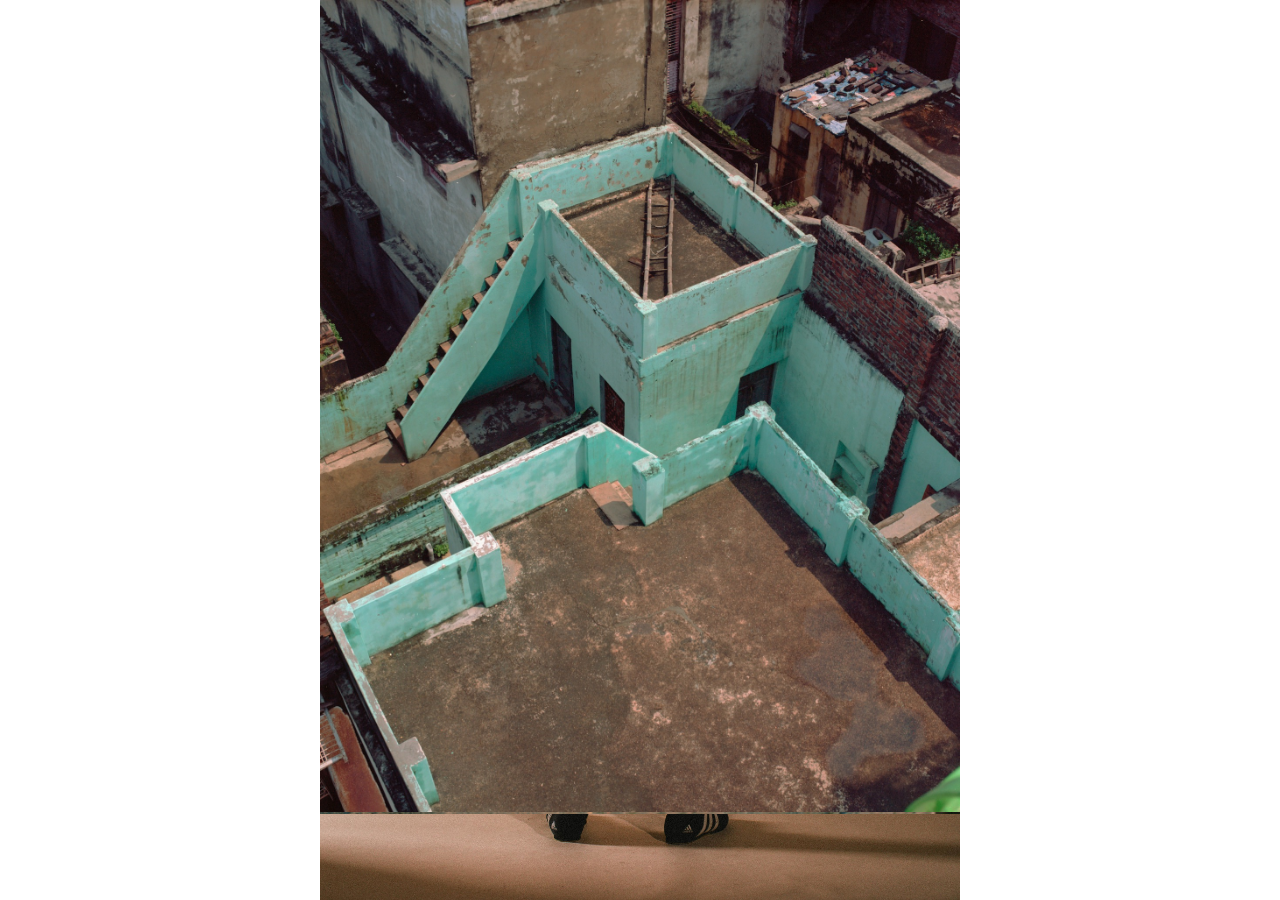
<file: index.html>
<!DOCTYPE html>
<html>
<head>
  <meta charset="utf-8">
  <meta name="viewport" content="width=device-width">
  <title>pablo di prima</title>
  <meta name="author" content="Nathalie de Vallière" contact="nathalie.devalliere@gmail.com">
  <script
    src="https://code.jquery.com/jquery-3.3.1.min.js"
    integrity="sha256-FgpCb/KJQlLNfOu91ta32o/NMZxltwRo8QtmkMRdAu8="
    crossorigin="anonymous"></script>
  <!-- <link rel="stylesheet" href="https://rawgit.com/username/username.github.io/master/global/assets/fonts/fonts.css"> -->
  <link rel="stylesheet" href="global/styles/grid-00.css">
  <link rel="stylesheet" href="styles/styles-00.css">
</head>

<body id="main-content">
  <!-- erase padding issue -->
  <!-- <section class="container__grid"> -->
    <section class="grid__row">
      <section class="grid__col grid__col--12 grid__col-scroll">
        <section class="container__img container__img-scroll">
          <img class="img-scroll img-scroll--1" src="assets/jpg/01.jpg"/>
          <img class="img-scroll img-scroll--2" src="assets/jpg/02.jpg"/>
          <img class="img-scroll img-scroll--3" src="assets/jpg/03.jpg"/>
          <img class="img-scroll img-scroll--4" src="assets/jpg/04.jpg"/>
          <img class="img-scroll img-scroll--5" src="assets/jpg/05.jpg"/>
        </section>
      </section>
    </section>
  <!-- </section> -->

  <section class="container__grid">
    <ul class="container__nav">
      <li class="text__nav text__nav-topleft" id="selected"><a href="#">Selected</a></li>
      <li class="text__nav text__nav-topright" id="films"><a href="#">Films</a></li>
      <li class="text__nav text__nav-bottomleft" id="commissioned"><a href="#">Commissioned</a></li>
      <li class="text__nav text__nav-bottomright" id="personal"><a href="#">Personal</a></li>
    </ul>
  </section>

  <section class="container__grid container__grid-scroll">
    <section class="grid__row">
      <section class="grid__col grid__col--12 grid__col-title-scroll">
        <h1 class="text__title text__title-scroll"><a href="#">Pablo &nbsp;di&nbsp; Prima</a></h1>
      </section>
    </section>
  </section>

  <script type="text/javascript" src="global/scripts/grid-00.js"></script>
  <script type="text/javascript" src="scripts/scripts-01.js"></script>
</body>
</html>
</file>
<file: global/styles/grid-00.css>
* {
	margin: 0;
	padding: 0;
}

img,
hr {
	max-width: 100%;
}

img {
	display: block;
}

/*base*/
.container__grid,
.container__video,
.grid__row,
.grid__divider,
.grid__col--1,
.grid__col--2,
.grid__col--3,
.grid__col--4,
.grid__col--5,
.grid__col--6,
.grid__col--7,
.grid__col--8,
.grid__col--9,
.grid__col--10,
.grid__col--11,
.grid__col--12,
.page__banner  {
	margin: 0 auto;
}

.grid__row {
	display: -webkit-box;
	display: -ms-flexbox;
	display: flex;
}

.grid__col {
  position: relative;
}

.grid__col--12,
.container__video,
hr {
	width: 100%;
	margin: 0 auto;
}
</file>
<file: styles/styles-00.css>
body {
  font-family: "Adieu", sans-serif;
}

.container__nav {
  list-style: none;
  font-family: "Tranz Neue";
  font-size: 22.5px;
  font-weight: 100;
  height: 100%;
  position: fixed;
  top: 0;
  width: 100%;
  z-index: 0;
}

.img-scroll,
.container__img-scroll {
  position: absolute;
}

.img-scroll {
  top: 0px;
  transition: 1s;
}

.container__img-scroll {
  overflow: hidden;
  opacity: 0;
  transition: 1.5s;
}

.grid__col-scroll {
  position: static;
}

.grid__col-title-scroll {
  transition: 1s;
}

.text__title {
  font-size: 130px;
  font-weight: 400;
  text-align: center;
  text-transform: uppercase;
  transition: 1s;
  opacity: 0;
}

.text__nav {
  opacity: 0;
  position: absolute;
  transition: 1s;
}
.text__nav-topleft {
  top: -20px;
}
.text__nav-topright {
  top: -20px;
}
.text__nav-bottomleft {
  bottom: -20px;
}
.text__nav-bottomright {
  bottom: -20px;
}

/*links*/
a {
  color: black;
  text-decoration: none;
}

a:hover {
  color: rgba(255,255,255,0);
  text-decoration: none;
  -webkit-text-stroke: 1px black;
  text-stroke: 1px black;
}
</file>
